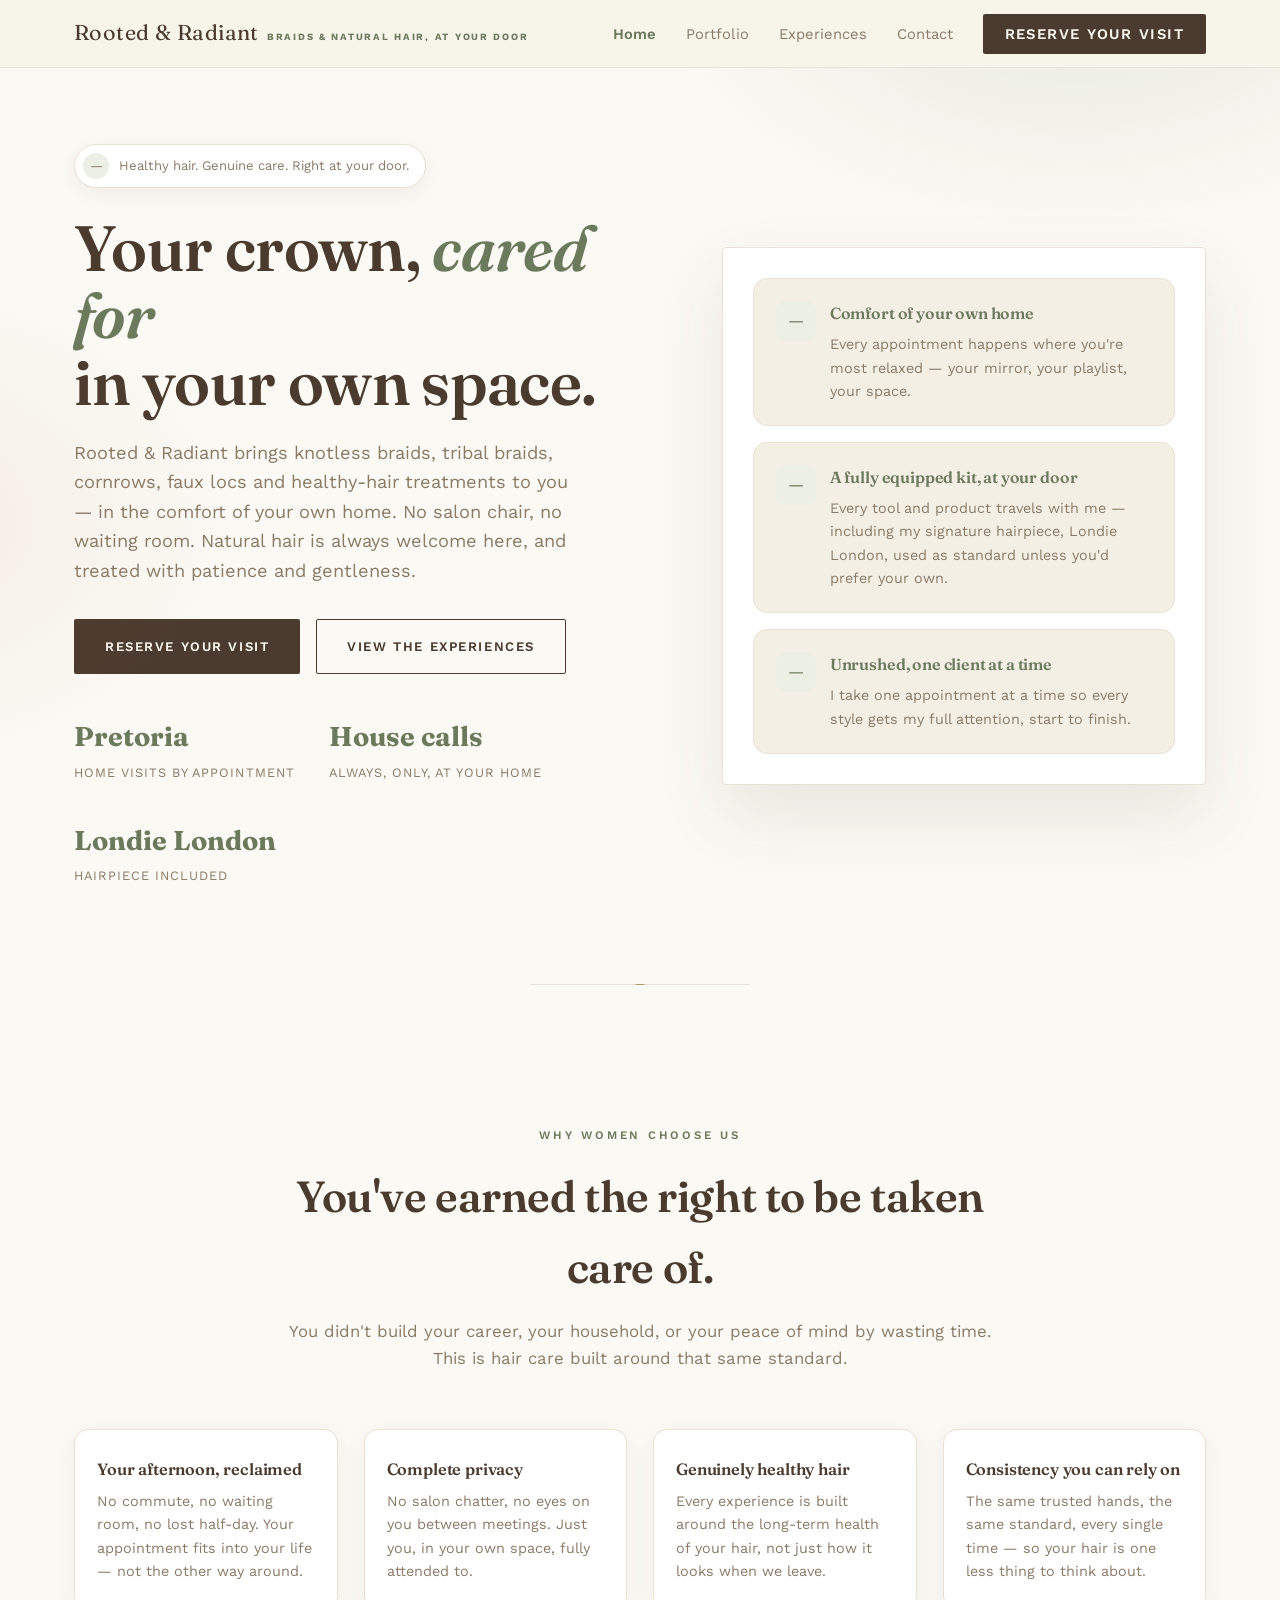
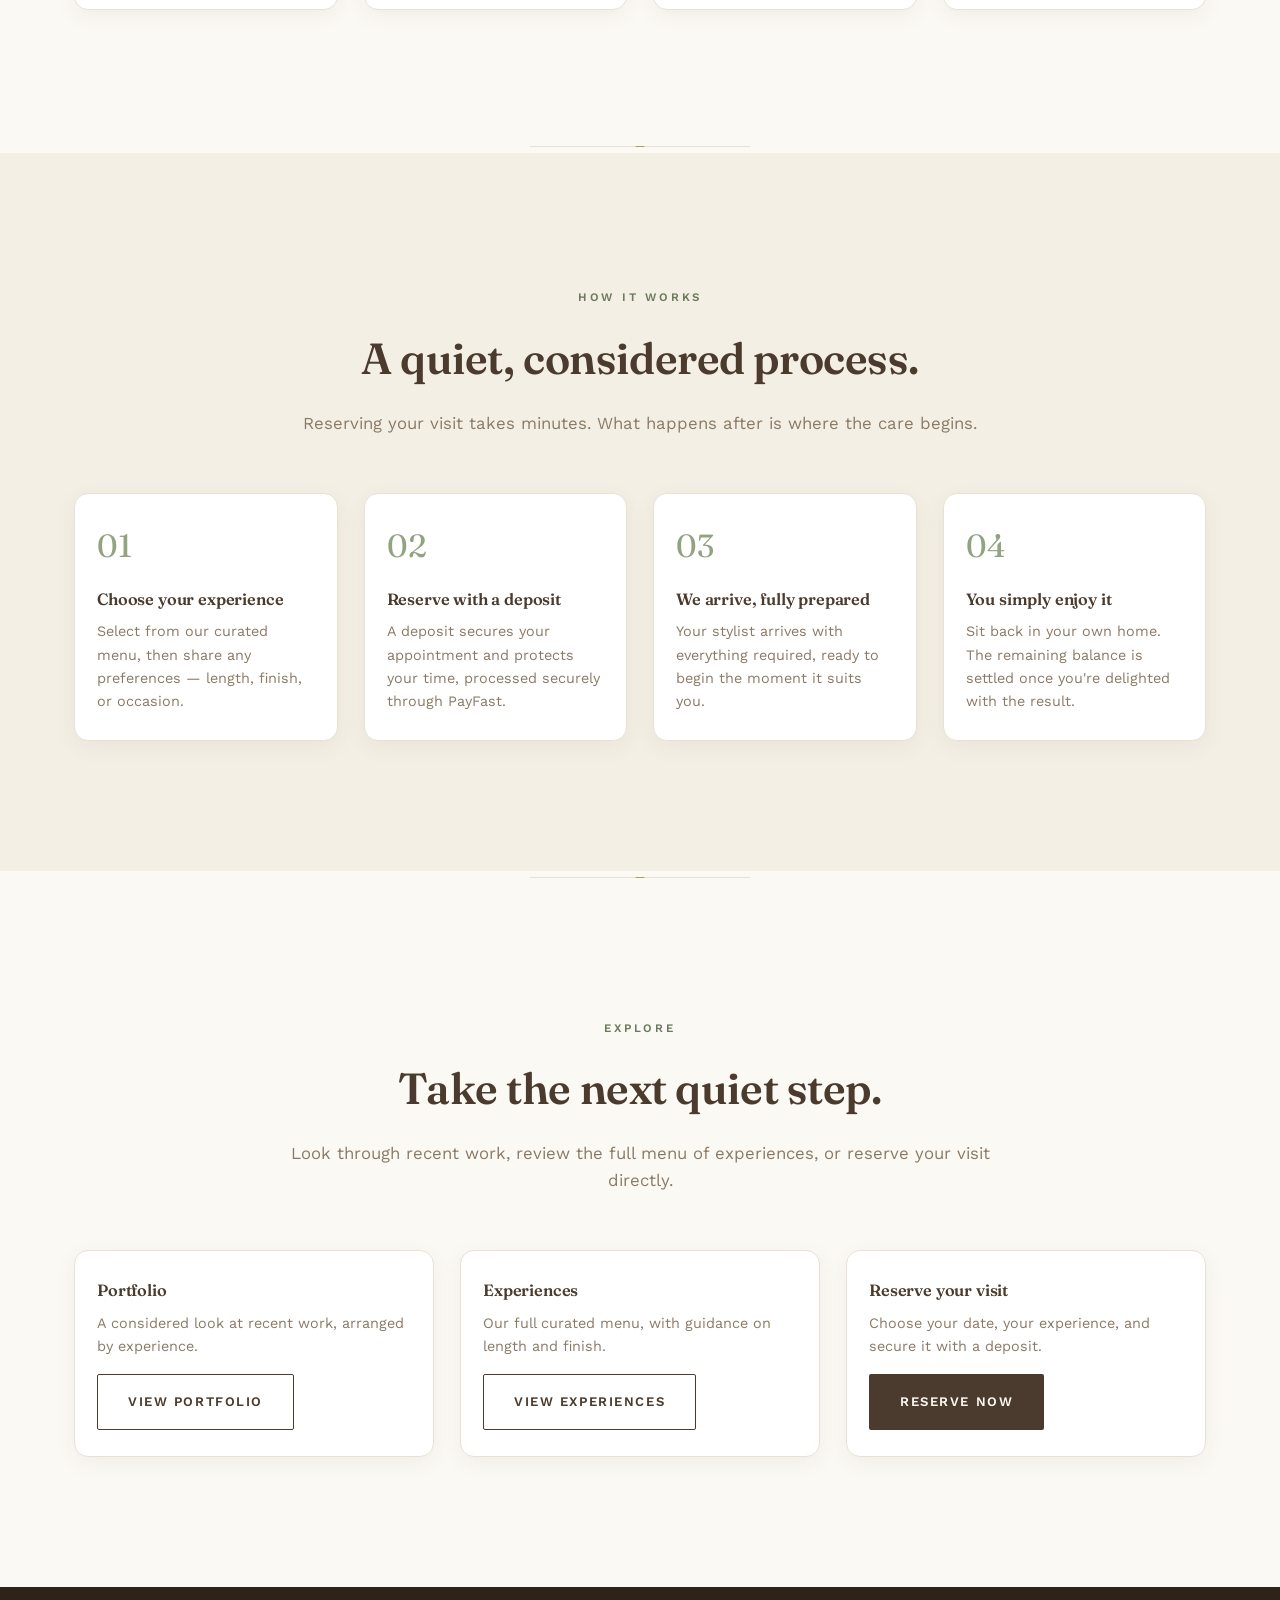
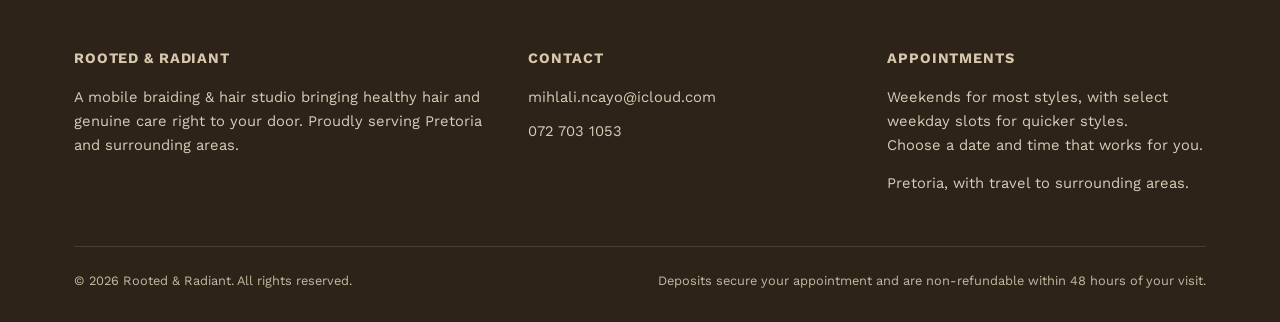
<file: index.html>
<!DOCTYPE html>
<html lang="en">
<head>
<meta charset="UTF-8">
<meta name="viewport" content="width=device-width, initial-scale=1.0">
<title>Rooted &amp; Radiant — Braids &amp; Natural Hair, At Your Door | Pretoria</title>
<meta name="description" content="A premium mobile hair studio for women who value their time as much as their hair. We bring the experience to your home — Pretoria and surrounds.">
<link rel="preconnect" href="https://fonts.googleapis.com">
<link href="https://fonts.googleapis.com/css2?family=Fraunces:ital,wght@0,400;0,500;0,600;1,500&family=Work+Sans:wght@300;400;500;600&display=swap" rel="stylesheet">
<link rel="stylesheet" href="styles.css">
</head>
<body>

<nav class="nav" id="nav">
  <div class="nav-inner">
    <a href="index.html" class="brand">Rooted &amp; Radiant <small>Braids &amp; Natural Hair, At Your Door</small></a>
    <ul class="nav-links" id="navLinks">
      <li><a href="index.html" class="current">Home</a></li>
      <li><a href="gallery.html">Portfolio</a></li>
      <li><a href="services.html">Experiences</a></li>
      <li><a href="contact.html">Contact</a></li>
      <li><a href="book.html" class="nav-cta">Reserve your visit</a></li>
    </ul>
    <button class="nav-toggle" id="navToggle" aria-label="Toggle menu">☰</button>
  </div>
</nav>

<header class="hero">
  <div class="container hero-grid">
    <div>
      <div class="hero-tag"><span class="dot">—</span> Healthy hair. Genuine care. Right at your door.</div>
      <h1>Your crown, <em>cared for</em><br>in your own space.</h1>
      <p class="lede">Rooted &amp; Radiant brings knotless braids, tribal braids, cornrows, faux locs and healthy-hair treatments to you — in the comfort of your own home. No salon chair, no waiting room. Natural hair is always welcome here, and treated with patience and gentleness.</p>
      <div class="hero-actions">
        <a href="book.html" class="btn btn-primary">Reserve your visit</a>
        <a href="services.html" class="btn btn-ghost">View the experiences</a>
      </div>
      <div class="hero-facts">
        <div class="fact"><strong>Pretoria</strong><span>Home visits by appointment</span></div>
        <div class="fact"><strong>House calls</strong><span>Always, only, at your home</span></div>
        <div class="fact"><strong>Londie&nbsp;London</strong><span>Hairpiece included</span></div>
      </div>
    </div>
    <div class="hero-visual">
      <div class="kit-card">
        <div class="kit-row">
          <div class="ic">—</div>
          <div><h4>Comfort of your own home</h4><p>Every appointment happens where you're most relaxed — your mirror, your playlist, your space.</p></div>
        </div>
      </div>
      <div class="kit-card">
        <div class="kit-row">
          <div class="ic">—</div>
          <div><h4>A fully equipped kit, at your door</h4><p>Every tool and product travels with me — including my signature hairpiece, Londie London, used as standard unless you'd prefer your own.</p></div>
        </div>
      </div>
      <div class="kit-card">
        <div class="kit-row">
          <div class="ic">—</div>
          <div><h4>Unrushed, one client at a time</h4><p>I take one appointment at a time so every style gets my full attention, start to finish.</p></div>
        </div>
      </div>
    </div>
  </div>
</header>

<div class="divider-wrap"><hr class="braid-divider"></div>

<section class="section">
  <div class="container">
    <div class="section-head center">
      <span class="eyebrow">Why women choose us</span>
      <h2>You've earned the right to be taken care of.</h2>
      <p>You didn't build your career, your household, or your peace of mind by wasting time. This is hair care built around that same standard.</p>
    </div>
    <div class="how-grid">
      <div class="how-step"><h4>Your afternoon, reclaimed</h4><p>No commute, no waiting room, no lost half-day. Your appointment fits into your life — not the other way around.</p></div>
      <div class="how-step"><h4>Complete privacy</h4><p>No salon chatter, no eyes on you between meetings. Just you, in your own space, fully attended to.</p></div>
      <div class="how-step"><h4>Genuinely healthy hair</h4><p>Every experience is built around the long-term health of your hair, not just how it looks when we leave.</p></div>
      <div class="how-step"><h4>Consistency you can rely on</h4><p>The same trusted hands, the same standard, every single time — so your hair is one less thing to think about.</p></div>
    </div>
  </div>
</section>

<div class="divider-wrap"><hr class="braid-divider"></div>

<section class="section section-alt">
  <div class="container">
    <div class="section-head center">
      <span class="eyebrow">How it works</span>
      <h2>A quiet, considered process.</h2>
      <p>Reserving your visit takes minutes. What happens after is where the care begins.</p>
    </div>
    <div class="how-grid">
      <div class="how-step"><span class="n">01</span><h4>Choose your experience</h4><p>Select from our curated menu, then share any preferences — length, finish, or occasion.</p></div>
      <div class="how-step"><span class="n">02</span><h4>Reserve with a deposit</h4><p>A deposit secures your appointment and protects your time, processed securely through PayFast.</p></div>
      <div class="how-step"><span class="n">03</span><h4>We arrive, fully prepared</h4><p>Your stylist arrives with everything required, ready to begin the moment it suits you.</p></div>
      <div class="how-step"><span class="n">04</span><h4>You simply enjoy it</h4><p>Sit back in your own home. The remaining balance is settled once you're delighted with the result.</p></div>
    </div>
  </div>
</section>

<div class="divider-wrap"><hr class="braid-divider"></div>

<section class="section">
  <div class="container">
    <div class="section-head center">
      <span class="eyebrow">Explore</span>
      <h2>Take the next quiet step.</h2>
      <p>Look through recent work, review the full menu of experiences, or reserve your visit directly.</p>
    </div>
    <div class="how-grid" style="grid-template-columns: repeat(3,1fr);">
      <div class="how-step"><h4>Portfolio</h4><p>A considered look at recent work, arranged by experience.</p><a href="gallery.html" class="btn btn-ghost" style="margin-top:16px;">View portfolio</a></div>
      <div class="how-step"><h4>Experiences</h4><p>Our full curated menu, with guidance on length and finish.</p><a href="services.html" class="btn btn-ghost" style="margin-top:16px;">View experiences</a></div>
      <div class="how-step"><h4>Reserve your visit</h4><p>Choose your date, your experience, and secure it with a deposit.</p><a href="book.html" class="btn btn-primary" style="margin-top:16px;">Reserve now</a></div>
    </div>
  </div>
</section>

<footer id="contact">
  <div class="container">
    <div class="footer-grid">
      <div>
        <h4>Rooted &amp; Radiant</h4>
        <p>A mobile braiding &amp; hair studio bringing healthy hair and genuine care right to your door. Proudly serving Pretoria and surrounding areas.</p>
      </div>
      <div>
        <h4>Contact</h4>
        <a href="mailto:mihlali.ncayo@icloud.com">mihlali.ncayo@icloud.com</a>
        <a href="tel:+27727031053">072 703 1053</a>
      </div>
      <div>
        <h4>Appointments</h4>
        <p>Weekends for most styles, with select weekday slots for quicker styles.<br>Choose a date and time that works for you.</p>
        <p>Pretoria, with travel to surrounding areas.</p>
      </div>
    </div>
    <div class="footer-bottom">
      <span>© 2026 Rooted &amp; Radiant. All rights reserved.</span>
      <span>Deposits secure your appointment and are non-refundable within 48 hours of your visit.</span>
    </div>
  </div>
</footer>

<script src="config.js"></script>
<script src="script.js"></script>
</body>
</html>
</file>
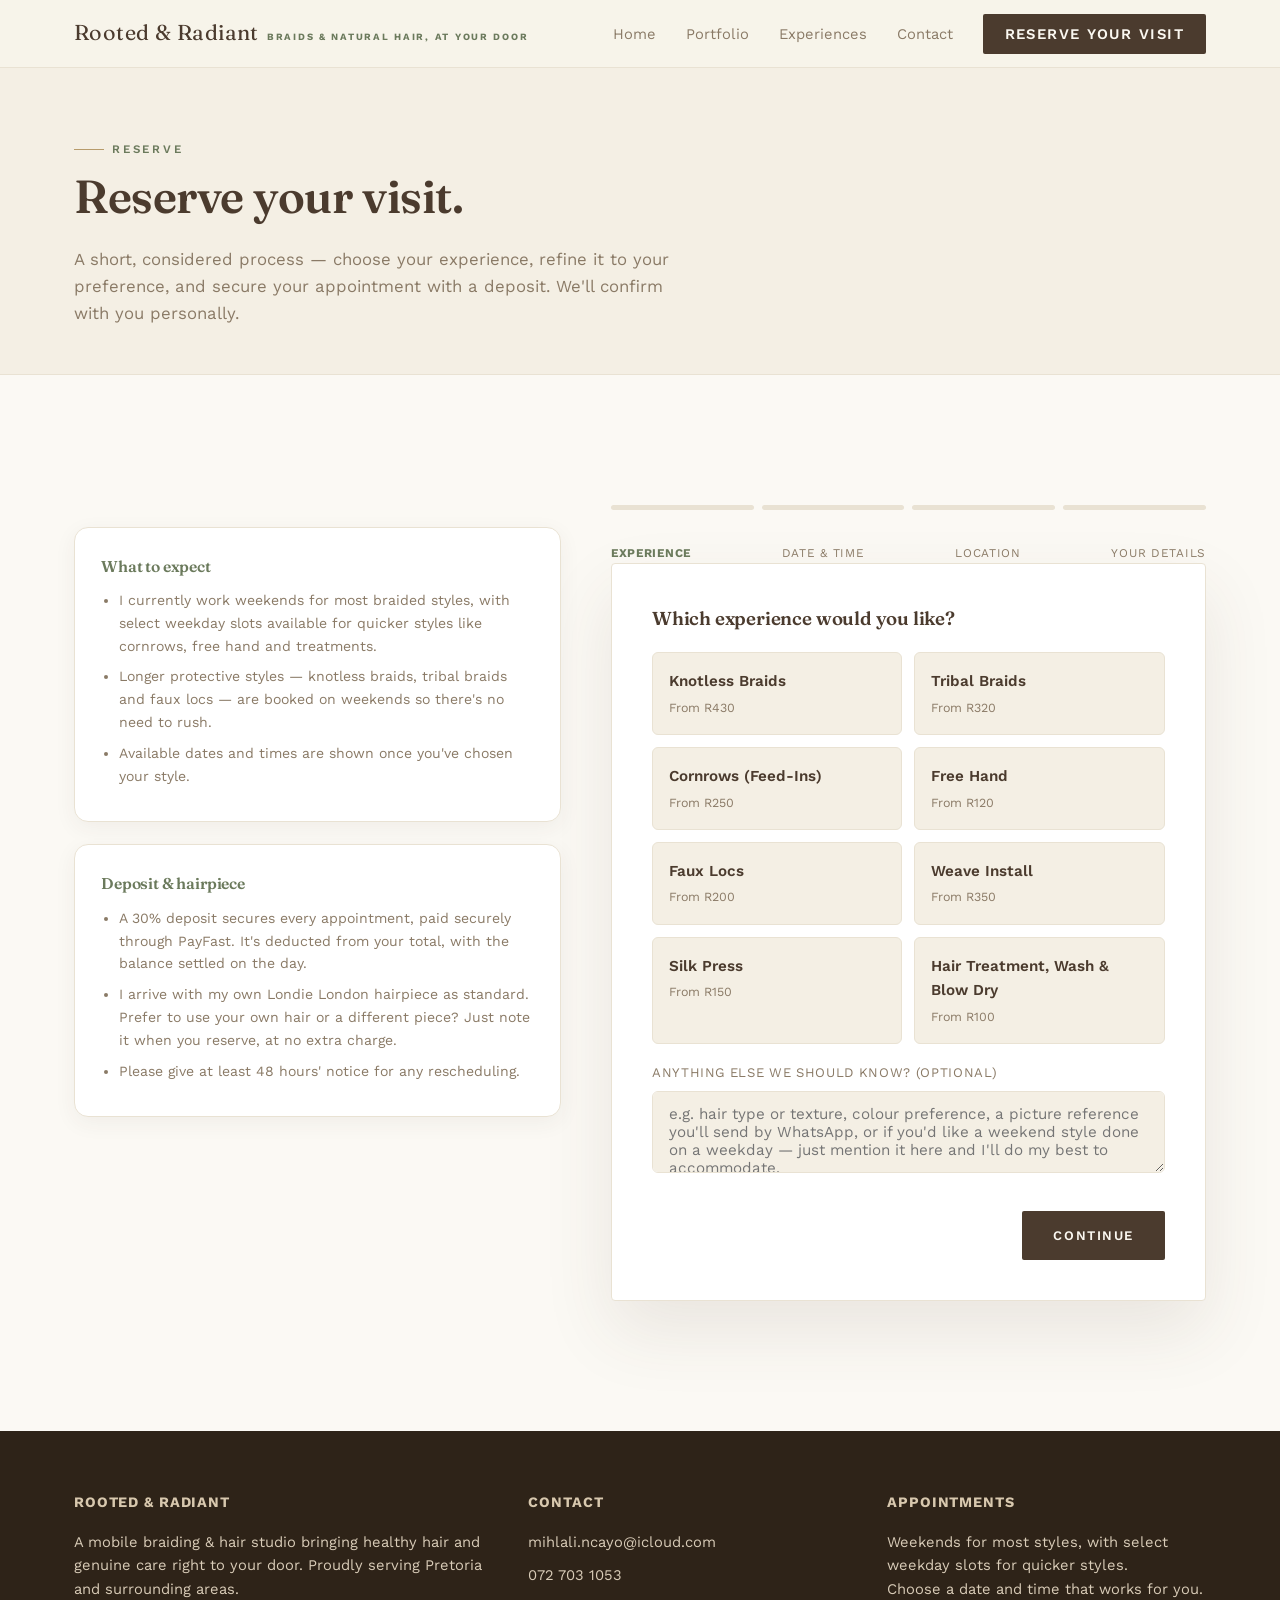
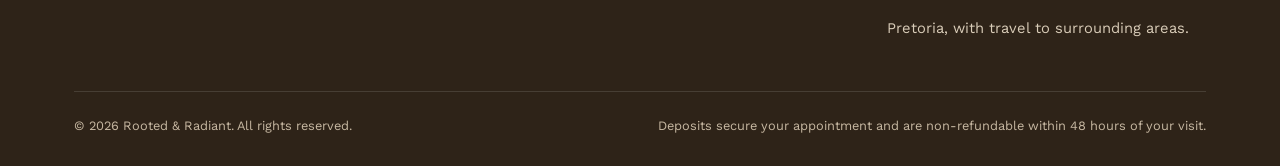
<file: book.html>
<!DOCTYPE html>
<html lang="en">
<head>
<meta charset="UTF-8">
<meta name="viewport" content="width=device-width, initial-scale=1.0">
<title>Reserve Your Visit — Rooted &amp; Radiant</title>
<meta name="description" content="Reserve your private in-home hair experience with Rooted & Radiant. Choose your experience, your date, and secure it with a deposit.">
<link rel="preconnect" href="https://fonts.googleapis.com">
<link href="https://fonts.googleapis.com/css2?family=Fraunces:ital,wght@0,400;0,500;0,600;1,500&family=Work+Sans:wght@300;400;500;600&display=swap" rel="stylesheet">
<link rel="stylesheet" href="styles.css">
</head>
<body>

<nav class="nav" id="nav">
  <div class="nav-inner">
    <a href="index.html" class="brand">Rooted &amp; Radiant <small>Braids &amp; Natural Hair, At Your Door</small></a>
    <ul class="nav-links" id="navLinks">
      <li><a href="index.html">Home</a></li>
      <li><a href="gallery.html">Portfolio</a></li>
      <li><a href="services.html">Experiences</a></li>
      <li><a href="contact.html">Contact</a></li>
      <li><a href="book.html" class="nav-cta current">Reserve your visit</a></li>
    </ul>
    <button class="nav-toggle" id="navToggle" aria-label="Toggle menu">☰</button>
  </div>
</nav>

<header class="page-hero">
  <div class="container">
    <span class="eyebrow">Reserve</span>
    <h1>Reserve your visit.</h1>
    <p>A short, considered process — choose your experience, refine it to your preference, and secure your appointment with a deposit. We'll confirm with you personally.</p>
  </div>
</header>

<section class="section">
  <div class="container">
    <div class="book-wrap">
      <div class="book-side">
        <div class="policy-card">
          <h4>What to expect</h4>
          <ul>
            <li>I currently work weekends for most braided styles, with select weekday slots available for quicker styles like cornrows, free hand and treatments.</li>
            <li>Longer protective styles — knotless braids, tribal braids and faux locs — are booked on weekends so there's no need to rush.</li>
            <li>Available dates and times are shown once you've chosen your style.</li>
          </ul>
        </div>
        <div class="policy-card">
          <h4>Deposit &amp; hairpiece</h4>
          <ul>
            <li>A 30% deposit secures every appointment, paid securely through PayFast. It's deducted from your total, with the balance settled on the day.</li>
            <li>I arrive with my own Londie&nbsp;London hairpiece as standard. Prefer to use your own hair or a different piece? Just note it when you reserve, at no extra charge.</li>
            <li>Please give at least 48 hours' notice for any rescheduling.</li>
          </ul>
        </div>
      </div>

      <div>
        <div class="steps-track">
          <div class="seg"><i id="segFill1"></i></div>
          <div class="seg"><i id="segFill2"></i></div>
          <div class="seg"><i id="segFill3"></i></div>
          <div class="seg"><i id="segFill4"></i></div>
        </div>
        <div class="step-labels">
          <span id="lbl1" class="active">Experience</span>
          <span id="lbl2">Date &amp; time</span>
          <span id="lbl3">Location</span>
          <span id="lbl4">Your details</span>
        </div>

        <form class="booking-card" id="bookingForm" novalidate>

          <!-- STEP 1 : EXPERIENCE + CUSTOMISE -->
          <div class="step-panel active" data-step="1">
            <h3 style="margin-bottom:18px;">Which experience would you like?</h3>
            <div class="style-grid" id="styleGrid"></div>

            <div class="customize-panel" id="customizePanel" style="display:none;">
              <h4 id="customizeTitle">Refine your experience</h4>
              <p class="sub">Adjust to your preference — the total updates as you choose.</p>
              <div id="sizeOptionsWrap" style="display:none;">
                <label class="field-label" id="sizeOptionsLabel">Fullness</label>
                <div class="option-row" id="sizeOptionsRow"></div>
              </div>
              <div id="lengthOptionsWrap" style="display:none;">
                <label class="field-label" id="lengthOptionsLabel">Length</label>
                <div class="option-row" id="lengthOptionsRow"></div>
              </div>
              <div id="addonOptionsWrap" style="display:none;">
                <label class="field-label">Add-ons</label>
                <div class="option-row" id="addonOptionsRow"></div>
              </div>
              <div class="price-live">
                <div>
                  <span class="lbl">Your total</span><br>
                  <span class="val" id="livePrice">—</span>
                </div>
                <div class="dep-val" id="liveDeposit">—</div>
              </div>
            </div>

            <label class="field-label">Anything else we should know? (optional)</label>
            <textarea id="styleNotes" rows="3" placeholder="e.g. hair type or texture, colour preference, a picture reference you'll send by WhatsApp, or if you'd like a weekend style done on a weekday — just mention it here and I'll do my best to accommodate."></textarea>
            <div class="step-nav">
              <span></span>
              <button type="button" class="btn btn-primary" id="toStep2">Continue</button>
            </div>
          </div>

          <!-- STEP 2 : DATE & TIME -->
          <div class="step-panel" data-step="2">
            <h3 style="margin-bottom:18px;">Choose a date &amp; time</h3>
            <label class="field-label">Date</label>
            <input type="date" id="bookingDate">
            <div class="day-note" id="dayNote">Choose your experience first to see available days.</div>

            <label class="field-label">Time</label>
            <div class="time-grid" id="timeGrid"></div>

            <div class="step-nav">
              <button type="button" class="btn btn-ghost" data-back="1">Back</button>
              <button type="button" class="btn btn-primary" id="toStep3">Continue</button>
            </div>
          </div>

          <!-- STEP 3 : LOCATION -->
          <div class="step-panel" data-step="3">
            <h3 style="margin-bottom:18px;">Where should we come to?</h3>
            <label class="field-label">Address</label>
            <input type="text" id="locationInput" placeholder="Start typing your address…" autocomplete="off">
            <div class="map-box" id="mapBox">Start typing your address above — it will pin on the map here.</div>

            <label class="field-label">Hairpiece</label>
            <div class="radio-row">
              <label class="radio-pill selected" id="hpLondiePill">
                <input type="radio" name="hairpiece" value="Londie London (standard)" checked> Londie London hairpiece (included)
              </label>
              <label class="radio-pill" id="hpOwnPill">
                <input type="radio" name="hairpiece" value="Client's own hair/hairpiece"> I'll provide my own hair
              </label>
            </div>
            <div class="day-note" id="hairpieceNote" style="display:none;"></div>

            <div class="step-nav">
              <button type="button" class="btn btn-ghost" data-back="2">Back</button>
              <button type="button" class="btn btn-primary" id="toStep4">Continue</button>
            </div>
          </div>

          <!-- STEP 4 : DETAILS + PAY -->
          <div class="step-panel" data-step="4">
            <h3 style="margin-bottom:18px;">Your details</h3>
            <div class="two-col">
              <div>
                <label class="field-label">Full name</label>
                <input type="text" id="clientName" placeholder="Your name" required>
              </div>
              <div>
                <label class="field-label">Cell number</label>
                <input type="tel" id="clientPhone" placeholder="0XX XXX XXXX" required>
              </div>
            </div>
            <label class="field-label">Email address</label>
            <input type="email" id="clientEmail" placeholder="you@email.com" required>

            <div class="summary-box" id="summaryBox"></div>

            <div class="form-msg" id="formMsg"></div>

            <div class="step-nav">
              <button type="button" class="btn btn-ghost" data-back="3">Back</button>
              <button type="submit" class="btn btn-primary" id="payBtn">Secure with deposit</button>
            </div>
          </div>

        </form>
      </div>
    </div>
  </div>
</section>

<!-- Hidden form auto-submitted to PayFast on checkout -->
<form id="payfastForm" action="https://sandbox.payfast.co.za/eng/process" method="post" style="display:none;"></form>

<footer id="contact">
  <div class="container">
    <div class="footer-grid">
      <div>
        <h4>Rooted &amp; Radiant</h4>
        <p>A mobile braiding &amp; hair studio bringing healthy hair and genuine care right to your door. Proudly serving Pretoria and surrounding areas.</p>
      </div>
      <div>
        <h4>Contact</h4>
        <a href="mailto:mihlali.ncayo@icloud.com">mihlali.ncayo@icloud.com</a>
        <a href="tel:+27727031053">072 703 1053</a>
      </div>
      <div>
        <h4>Appointments</h4>
        <p>Weekends for most styles, with select weekday slots for quicker styles.<br>Choose a date and time that works for you.</p>
        <p>Pretoria, with travel to surrounding areas.</p>
      </div>
    </div>
    <div class="footer-bottom">
      <span>© 2026 Rooted &amp; Radiant. All rights reserved.</span>
      <span>Deposits secure your appointment and are non-refundable within 48 hours of your visit.</span>
    </div>
  </div>
</footer>

<script src="config.js"></script>
<script src="script.js"></script>
</body>
</html>
</file>
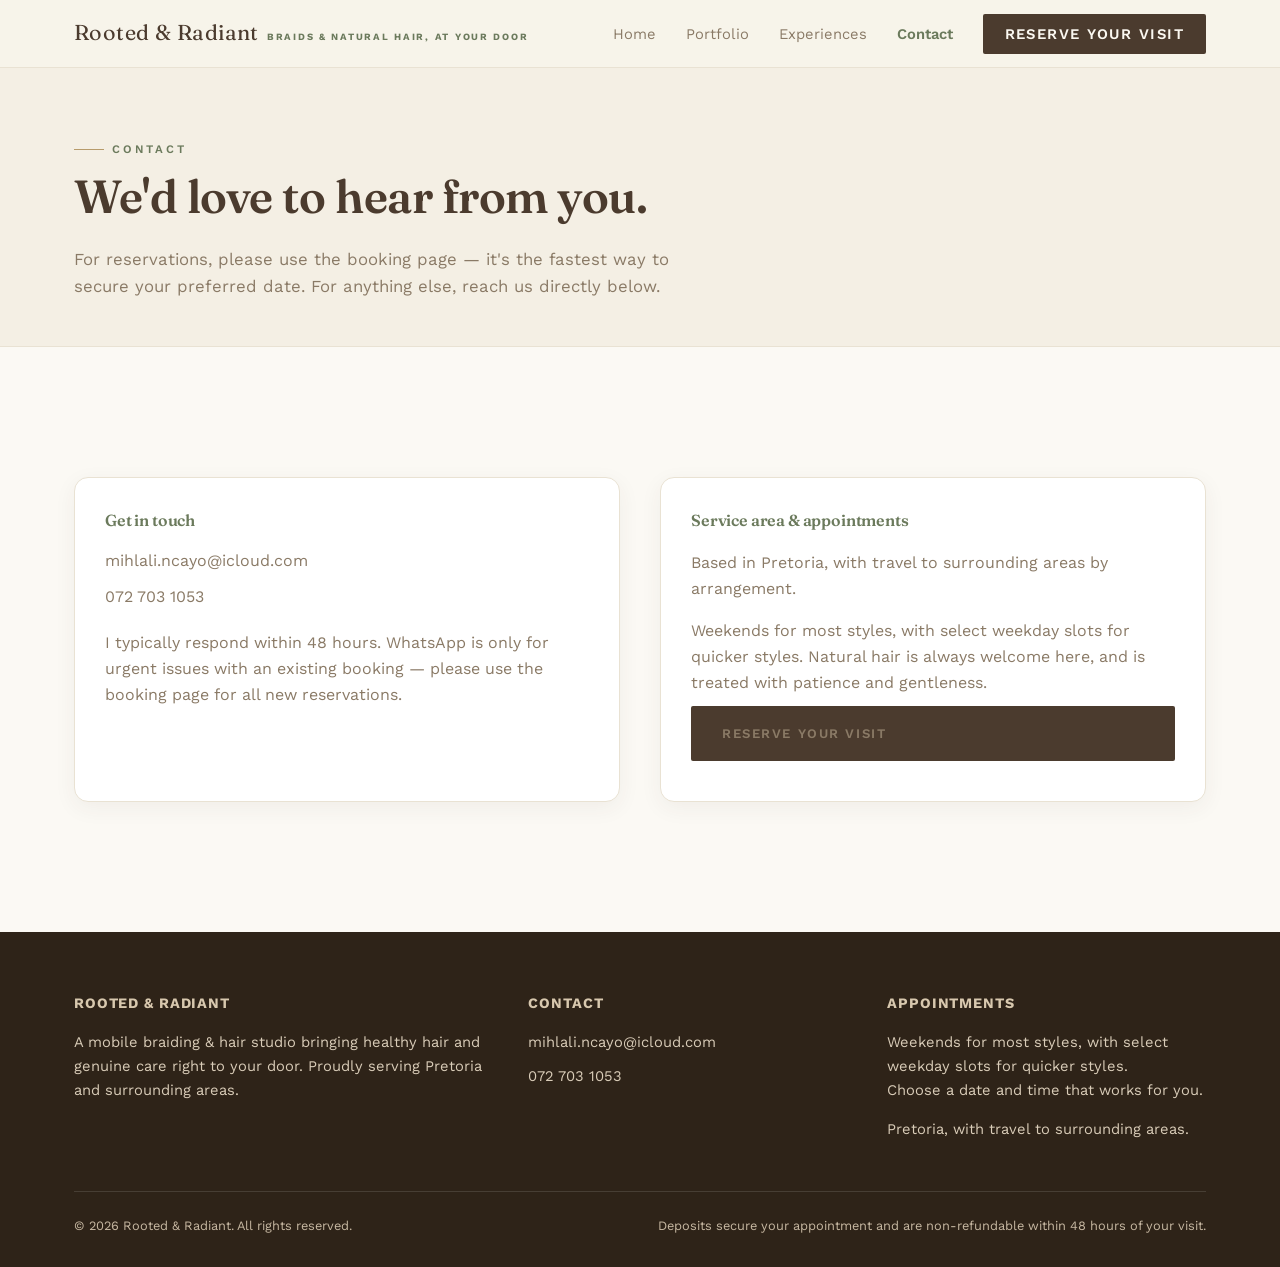
<file: contact.html>
<!DOCTYPE html>
<html lang="en">
<head>
<meta charset="UTF-8">
<meta name="viewport" content="width=device-width, initial-scale=1.0">
<title>Contact — Rooted &amp; Radiant</title>
<meta name="description" content="Get in touch with Rooted & Radiant, a private mobile hair studio serving Pretoria and surrounds.">
<link rel="preconnect" href="https://fonts.googleapis.com">
<link href="https://fonts.googleapis.com/css2?family=Fraunces:ital,wght@0,400;0,500;0,600;1,500&family=Work+Sans:wght@300;400;500;600&display=swap" rel="stylesheet">
<link rel="stylesheet" href="styles.css">
</head>
<body>

<nav class="nav" id="nav">
  <div class="nav-inner">
    <a href="index.html" class="brand">Rooted &amp; Radiant <small>Braids &amp; Natural Hair, At Your Door</small></a>
    <ul class="nav-links" id="navLinks">
      <li><a href="index.html">Home</a></li>
      <li><a href="gallery.html">Portfolio</a></li>
      <li><a href="services.html">Experiences</a></li>
      <li><a href="contact.html" class="current">Contact</a></li>
      <li><a href="book.html" class="nav-cta">Reserve your visit</a></li>
    </ul>
    <button class="nav-toggle" id="navToggle" aria-label="Toggle menu">☰</button>
  </div>
</nav>

<header class="page-hero">
  <div class="container">
    <span class="eyebrow">Contact</span>
    <h1>We'd love to hear from you.</h1>
    <p>For reservations, please use the booking page — it's the fastest way to secure your preferred date. For anything else, reach us directly below.</p>
  </div>
</header>

<section class="section">
  <div class="container">
    <div class="contact-grid">
      <div class="contact-card">
        <h4>Get in touch</h4>
        <a href="#" id="emailTrigger">mihlali.ncayo@icloud.com</a>
        <a href="tel:+27727031053">072 703 1053</a>
        <p style="margin-top: 20px;">I typically respond within 48 hours. WhatsApp is only for urgent issues with an existing booking — please use the booking page for all new reservations.</p>
      </div>
      <div class="contact-card">
        <h4>Service area &amp; appointments</h4>
        <p>Based in Pretoria, with travel to surrounding areas by arrangement.</p>
        <p>Weekends for most styles, with select weekday slots for quicker styles. Natural hair is always welcome here, and is treated with patience and gentleness.</p>
        <a href="book.html" class="btn btn-primary" style="margin-top:10px;">Reserve your visit</a>
      </div>
    </div>

    <div id="consultForm" style="display:none; max-width:640px; margin:50px auto 0;">
      <div class="booking-card">
        <h3 style="margin-bottom:8px;">Send a message</h3>
        <p style="color:var(--brown-soft); font-size:.92rem; margin:0 0 20px;">For a consultation question, an issue, or anything not covered by booking — fill this in and I'll get back to you within 48 hours.</p>
        <form id="consultFormEl">
          <div class="two-col">
            <div>
              <label class="field-label">First name</label>
              <input type="text" id="cName" required>
            </div>
            <div>
              <label class="field-label">Surname</label>
              <input type="text" id="cSurname" required>
            </div>
          </div>
          <label class="field-label">Email address</label>
          <input type="email" id="cEmail" required>
          <label class="field-label">What's this about?</label>
          <select id="cQueryType">
            <option>General question</option>
            <option>Hair consultation / advice</option>
            <option>A style not on the menu</option>
            <option>Issue with an existing booking</option>
            <option>Media / collaboration enquiry</option>
            <option>Other</option>
          </select>
          <label class="field-label">Tell me more (optional)</label>
          <textarea id="cMessage" rows="4" placeholder="Anything that helps me understand your query"></textarea>
          <div class="form-msg" id="consultMsg"></div>
          <div class="step-nav">
            <button type="button" class="btn btn-ghost" id="cCancel">Cancel</button>
            <button type="submit" class="btn btn-primary">Send message</button>
          </div>
        </form>
      </div>
    </div>
  </div>
</section>

<footer id="contact">
  <div class="container">
    <div class="footer-grid">
      <div>
        <h4>Rooted &amp; Radiant</h4>
        <p>A mobile braiding &amp; hair studio bringing healthy hair and genuine care right to your door. Proudly serving Pretoria and surrounding areas.</p>
      </div>
      <div>
        <h4>Contact</h4>
        <a href="mailto:mihlali.ncayo@icloud.com">mihlali.ncayo@icloud.com</a>
        <a href="tel:+27727031053">072 703 1053</a>
      </div>
      <div>
        <h4>Appointments</h4>
        <p>Weekends for most styles, with select weekday slots for quicker styles.<br>Choose a date and time that works for you.</p>
        <p>Pretoria, with travel to surrounding areas.</p>
      </div>
    </div>
    <div class="footer-bottom">
      <span>© 2026 Rooted &amp; Radiant. All rights reserved.</span>
      <span>Deposits secure your appointment and are non-refundable within 48 hours of your visit.</span>
    </div>
  </div>
</footer>

<script src="config.js"></script>
<script src="script.js"></script>
</body>
</html>
</file>
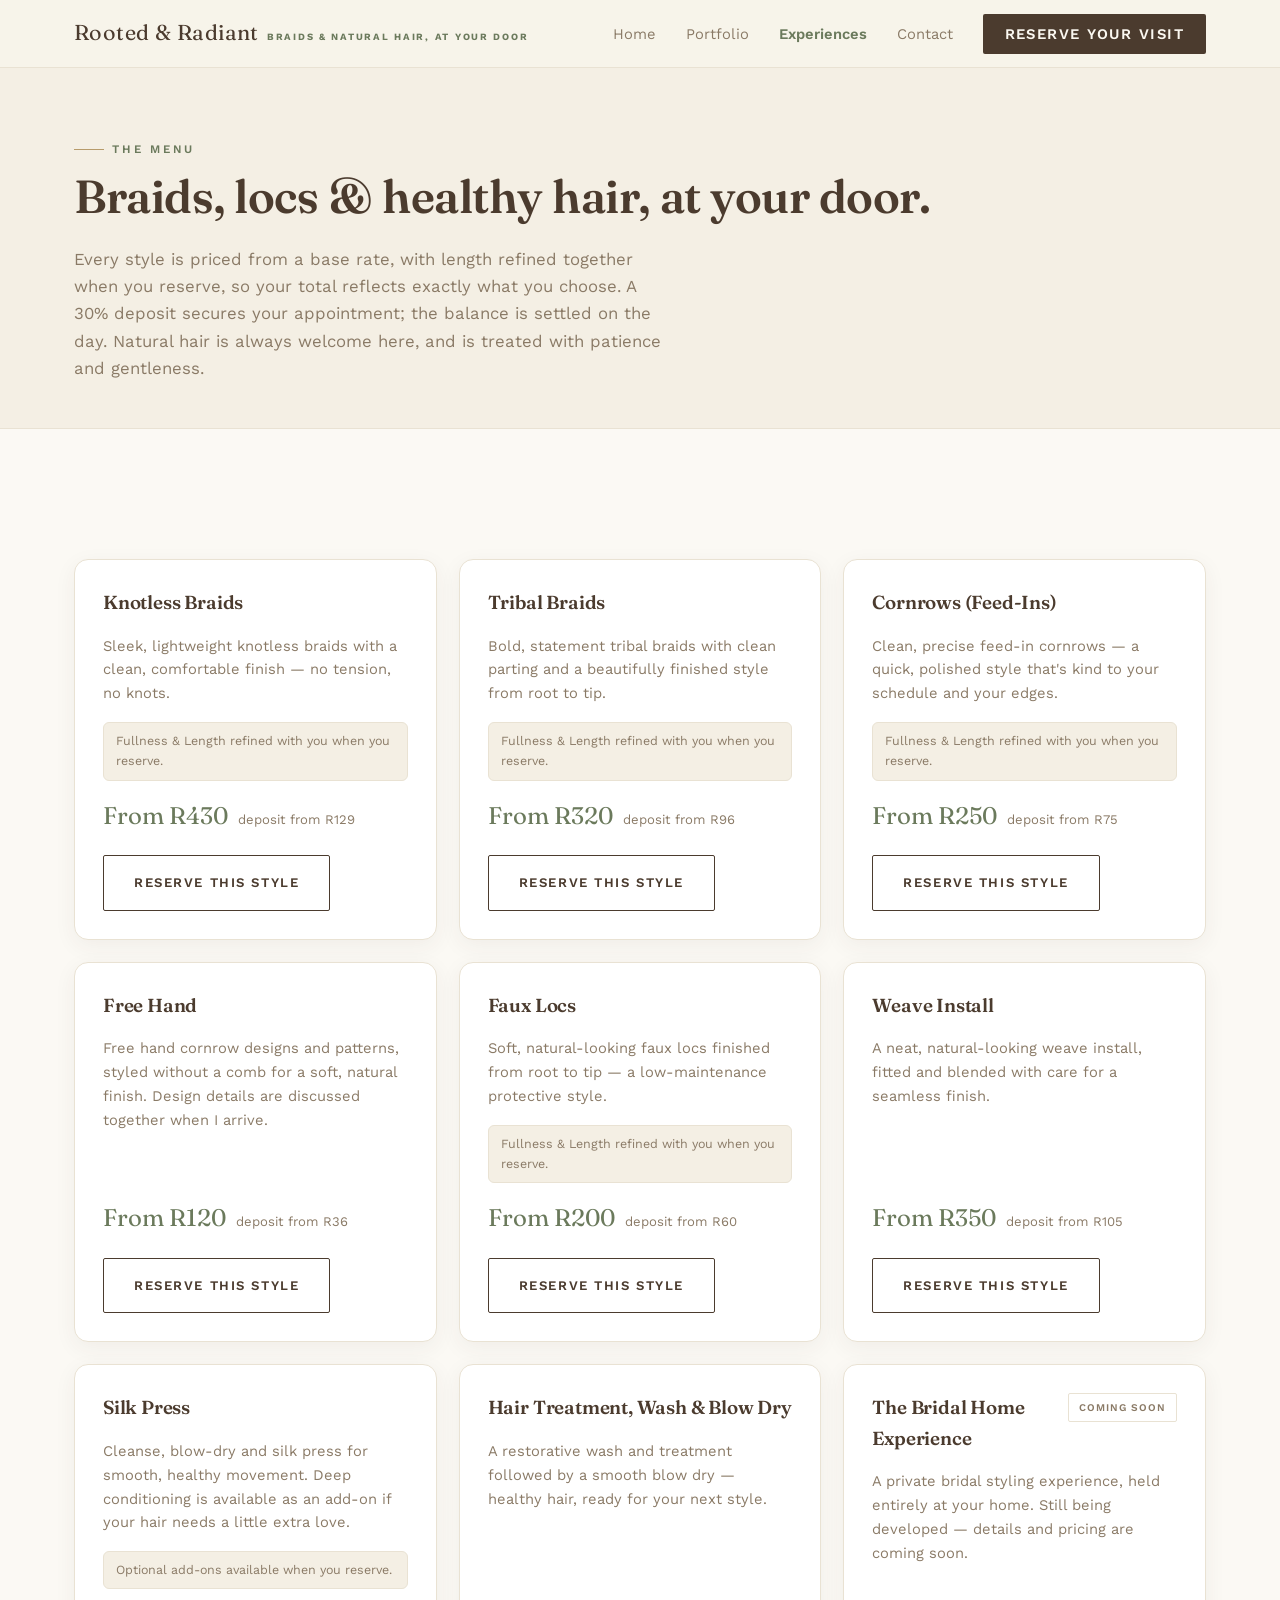
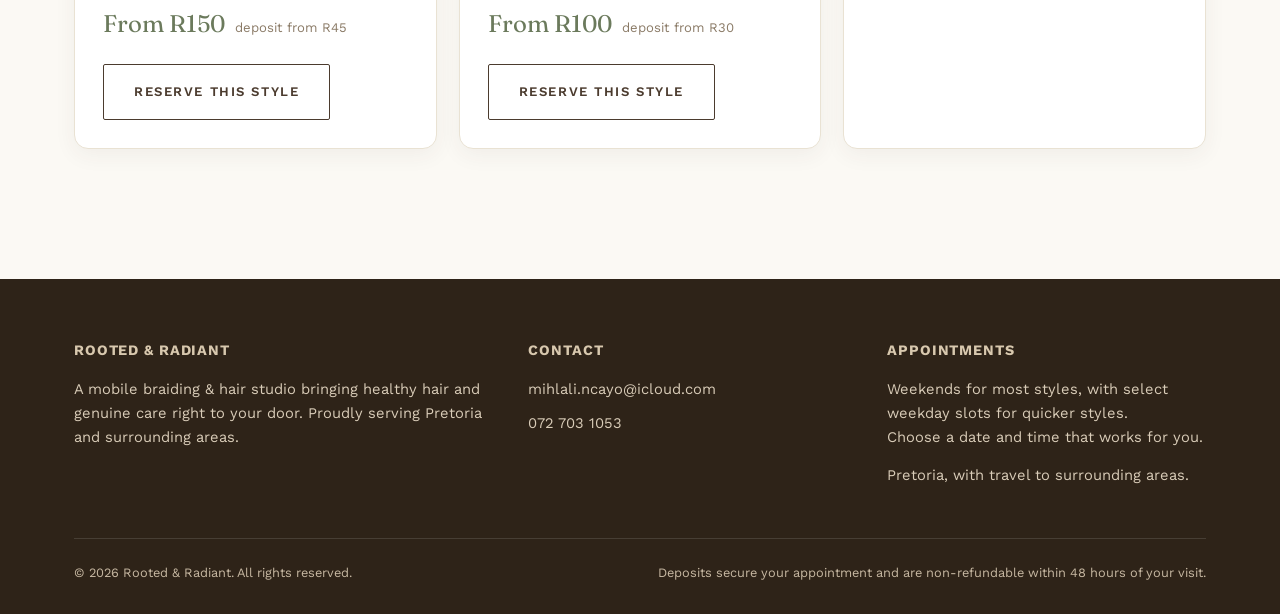
<file: services.html>
<!DOCTYPE html>
<html lang="en">
<head>
<meta charset="UTF-8">
<meta name="viewport" content="width=device-width, initial-scale=1.0">
<title>Experiences — Rooted &amp; Radiant</title>
<meta name="description" content="Knotless braids, tribal braids, cornrows, faux locs and hair treatments, brought to your home in Pretoria. A 30% deposit secures every appointment.">
<link rel="preconnect" href="https://fonts.googleapis.com">
<link href="https://fonts.googleapis.com/css2?family=Fraunces:ital,wght@0,400;0,500;0,600;1,500&family=Work+Sans:wght@300;400;500;600&display=swap" rel="stylesheet">
<link rel="stylesheet" href="styles.css">
</head>
<body>

<nav class="nav" id="nav">
  <div class="nav-inner">
    <a href="index.html" class="brand">Rooted &amp; Radiant <small>Braids &amp; Natural Hair, At Your Door</small></a>
    <ul class="nav-links" id="navLinks">
      <li><a href="index.html">Home</a></li>
      <li><a href="gallery.html">Portfolio</a></li>
      <li><a href="services.html" class="current">Experiences</a></li>
      <li><a href="contact.html">Contact</a></li>
      <li><a href="book.html" class="nav-cta">Reserve your visit</a></li>
    </ul>
    <button class="nav-toggle" id="navToggle" aria-label="Toggle menu">☰</button>
  </div>
</nav>

<header class="page-hero">
  <div class="container">
    <span class="eyebrow">The Menu</span>
    <h1>Braids, locs &amp; healthy hair, at your door.</h1>
    <p>Every style is priced from a base rate, with length refined together when you reserve, so your total reflects exactly what you choose. A 30% deposit secures your appointment; the balance is settled on the day. Natural hair is always welcome here, and is treated with patience and gentleness.</p>
  </div>
</header>

<section class="section">
  <div class="container">
    <div class="services-grid" id="servicesGrid">
      <!-- populated by JS from SERVICES config -->
    </div>
  </div>
</section>

<footer id="contact">
  <div class="container">
    <div class="footer-grid">
      <div>
        <h4>Rooted &amp; Radiant</h4>
        <p>A mobile braiding &amp; hair studio bringing healthy hair and genuine care right to your door. Proudly serving Pretoria and surrounding areas.</p>
      </div>
      <div>
        <h4>Contact</h4>
        <a href="mailto:mihlali.ncayo@icloud.com">mihlali.ncayo@icloud.com</a>
        <a href="tel:+27727031053">072 703 1053</a>
      </div>
      <div>
        <h4>Appointments</h4>
        <p>Weekends for most styles, with select weekday slots for quicker styles.<br>Choose a date and time that works for you.</p>
        <p>Pretoria, with travel to surrounding areas.</p>
      </div>
    </div>
    <div class="footer-bottom">
      <span>© 2026 Rooted &amp; Radiant. All rights reserved.</span>
      <span>Deposits secure your appointment and are non-refundable within 48 hours of your visit.</span>
    </div>
  </div>
</footer>

<script src="config.js"></script>
<script src="script.js"></script>
</body>
</html>
</file>
<file: styles.css>
/* ============================================================
   CROWNED — Design tokens: Brown & Sage
   ============================================================ */
:root {
  --bg:         #FBF9F4;   /* near-white warm cream */
  --panel:      #FFFFFF;   /* card background */
  --panel-alt:  #F4EFE4;   /* warm beige section background */
  --line:       #E9E2D3;   /* soft hairline */

  --brown:      #4B3B2E;   /* soft brown — headings */
  --brown-soft: #8A7A66;   /* warm taupe — body copy */
  --brown-deep: #2E2318;   /* deepest brown, reserved for footer */

  --sage:       #93A382;   /* primary sage accent */
  --sage-deep:  #6B7A5C;   /* deep sage — buttons / links */
  --sage-pale:  #ECEFE4;   /* pale sage wash */
  --sage-line:  #D4DCC7;

  --gold:       #B79B6B;   /* whisper-gold, used only for fine rules/marks */
  --clay:       #A98066;   /* muted, used only for gentle notices */
  --ok:         #6B7A5C;

  --cream-text: #FBF8F1;

  --radius-s: 6px;
  --radius-m: 14px;
  --radius-l: 4px;
  --shadow-1: 0 6px 22px rgba(75,59,46,.06);
  --shadow-2: 0 30px 70px rgba(75,59,46,.10);

  --font-display: 'Fraunces', 'Iowan Old Style', serif;
  --font-body:    'Work Sans', 'Segoe UI', sans-serif;
}

* { box-sizing: border-box; }
html { scroll-behavior: smooth; }
@media (prefers-reduced-motion: reduce) {
  html { scroll-behavior: auto; }
  * { animation-duration: .001ms !important; animation-iteration-count: 1 !important; transition-duration: .001ms !important; }
}

body {
  margin: 0;
  background: var(--bg);
  color: var(--brown-soft);
  font-family: var(--font-body);
  line-height: 1.62;
  -webkit-font-smoothing: antialiased;
  overflow-x: hidden;
}

img { max-width: 100%; display: block; }
a { color: inherit; }
button { font-family: inherit; }

h1, h2, h3, h4 {
  font-family: var(--font-display);
  font-weight: 600;
  margin: 0;
  color: var(--brown);
  letter-spacing: -0.01em;
}

.eyebrow {
  display: inline-flex;
  align-items: center;
  gap: .7em;
  font-size: .72rem;
  text-transform: uppercase;
  letter-spacing: .24em;
  color: var(--sage-deep);
  font-weight: 600;
}
.eyebrow::before {
  content: "";
  width: 30px; height: 1px;
  background: var(--gold);
  display: inline-block;
}

.container { max-width: 1180px; margin: 0 auto; padding: 0 24px; }
section { position: relative; }

:focus-visible { outline: 2px solid var(--sage-deep); outline-offset: 3px; }

/* ---------- Quiet ornamental divider (signature element) ---------- */
.braid-divider {
  width: 100%;
  max-width: 220px;
  height: 1px;
  margin: 0 auto;
  border: none;
  background: var(--line);
  position: relative;
}
.braid-divider::after {
  content: "";
  position: absolute;
  left: 50%; top: 50%;
  width: 7px; height: 7px;
  transform: translate(-50%, -50%) rotate(45deg);
  background: var(--gold);
}
.divider-wrap { display: flex; justify-content: center; padding: 6px 0; }

/* ---------- Nav ---------- */
.nav {
  position: sticky; top: 0; z-index: 100;
  background: rgba(247,243,233,.9);
  backdrop-filter: blur(10px);
  border-bottom: 1px solid var(--line);
}
.nav-inner { max-width: 1180px; margin: 0 auto; padding: 16px 24px; display: flex; align-items: center; justify-content: space-between; }
.brand { font-family: var(--font-display); font-size: 1.35rem; letter-spacing: .02em; color: var(--brown); text-decoration: none; display: flex; align-items: baseline; gap: 8px; }
.brand small { font-family: var(--font-body); font-size: .6rem; letter-spacing: .18em; text-transform: uppercase; color: var(--sage-deep); font-weight: 700; }
.nav-links { display: flex; align-items: center; gap: 30px; list-style: none; margin: 0; padding: 0; }
.nav-links a { text-decoration: none; font-size: .92rem; color: var(--brown-soft); transition: color .2s ease; }
.nav-links a:hover, .nav-links a.current { color: var(--sage-deep); font-weight: 600; }
.nav-cta { background: var(--brown); color: var(--cream-text) !important; padding: 11px 22px; border-radius: 2px; font-weight: 600; font-size: .74rem; text-transform: uppercase; letter-spacing: .1em; text-decoration: none !important; transition: background .2s ease; }
.nav-cta:hover { background: var(--sage-deep); }
.nav-toggle { display: none; background: none; border: 1px solid var(--line); border-radius: 8px; color: var(--brown); width: 42px; height: 38px; cursor: pointer; }

@media (max-width: 860px) {
  .nav-links { position: fixed; top: 68px; left: 0; right: 0; background: var(--panel);
    flex-direction: column; align-items: stretch; gap: 0; padding: 8px 24px 20px; border-bottom: 1px solid var(--line);
    transform: translateY(-130%); transition: transform .3s ease; z-index: 99; }
  .nav-links.open { transform: translateY(0); }
  .nav-links a { padding: 14px 0; border-bottom: 1px solid var(--line); }
  .nav-cta { display: inline-block; text-align: center; margin-top: 10px; }
  .nav-toggle { display: block; }
}

/* ---------- Page hero (used at top of every page) ---------- */
.page-hero { padding: 64px 0 46px; border-bottom: 1px solid var(--line); background: var(--panel-alt); }
.page-hero h1 { font-size: clamp(2rem, 4vw, 2.9rem); margin-bottom: 12px; }
.page-hero p { max-width: 60ch; color: var(--brown-soft); font-size: 1.05rem; margin: 0; }

/* ---------- Home hero ---------- */
.hero { padding: 76px 0 90px; position: relative; overflow: hidden; }
.hero::before {
  content: "";
  position: absolute; inset: 0;
  background:
    radial-gradient(700px 420px at 84% -10%, rgba(126,145,105,.16), transparent 60%),
    radial-gradient(600px 400px at -10% 50%, rgba(176,112,74,.10), transparent 60%);
  pointer-events: none;
}
.hero-grid { display: grid; grid-template-columns: 1.1fr .9fr; gap: 56px; align-items: center; }
.hero-tag {
  display: inline-flex; align-items: center; gap: 10px;
  background: var(--panel); border: 1px solid var(--line);
  padding: 8px 16px 8px 8px; border-radius: 999px; font-size: .82rem; color: var(--brown-soft); margin-bottom: 26px;
  box-shadow: var(--shadow-1);
}
.hero-tag .dot { width: 26px; height: 26px; border-radius: 50%; background: var(--sage-pale); display: grid; place-items: center; font-size: .8rem; }
.hero h1 { font-size: clamp(2.6rem, 5vw, 4.1rem); line-height: 1.05; margin-bottom: 22px; }
.hero h1 em { font-style: italic; color: var(--sage-deep); }
.hero p.lede { font-size: 1.14rem; color: var(--brown-soft); max-width: 46ch; margin-bottom: 34px; }
.hero-actions { display: flex; gap: 16px; flex-wrap: wrap; margin-bottom: 40px; }

.btn {
  display: inline-flex; align-items: center; gap: 10px;
  padding: 16px 30px; border-radius: 2px; font-weight: 600; font-size: .82rem;
  text-transform: uppercase; letter-spacing: .12em;
  text-decoration: none; border: 1px solid transparent; cursor: pointer;
  transition: background .25s ease, border-color .25s ease, color .25s ease, opacity .25s ease;
}
.btn-primary { background: var(--brown); color: var(--cream-text); }
.btn-primary:hover { background: var(--sage-deep); }
.btn-ghost { background: transparent; color: var(--brown); border-color: var(--brown); }
.btn-ghost:hover { border-color: var(--sage-deep); color: var(--sage-deep); }
.btn:disabled { opacity: .45; cursor: not-allowed; transform: none !important; }
.btn-block { width: 100%; justify-content: center; }

.hero-facts { display: flex; gap: 34px; flex-wrap: wrap; }
.hero-facts .fact strong { display: block; font-family: var(--font-display); font-size: 1.7rem; color: var(--sage-deep); }
.hero-facts .fact span { font-size: .8rem; color: var(--brown-soft); text-transform: uppercase; letter-spacing: .08em; }

.hero-visual { position: relative; border-radius: var(--radius-l); background: var(--panel); border: 1px solid var(--line); padding: 30px; box-shadow: var(--shadow-2); }
.hero-visual .kit-card { background: var(--panel-alt); border: 1px solid var(--line); border-radius: var(--radius-m); padding: 22px; margin-bottom: 16px; }
.hero-visual .kit-card:last-child { margin-bottom: 0; }
.kit-card h4 { font-size: 1rem; margin-bottom: 6px; color: var(--sage-deep); }
.kit-card p { margin: 0; color: var(--brown-soft); font-size: .9rem; }
.kit-row { display: flex; gap: 14px; align-items: flex-start; }
.kit-row .ic { flex-shrink: 0; width: 40px; height: 40px; border-radius: 10px; background: var(--sage-pale); color: var(--sage-deep); display: grid; place-items: center; }

@media (max-width: 900px) { .hero-grid { grid-template-columns: 1fr; } }

/* ---------- Section shells ---------- */
.section { padding: 130px 0; }
.section-alt { background: var(--panel-alt); }
.section-head { max-width: 640px; margin-bottom: 56px; }
.section-head h2 { font-size: clamp(2rem, 3.4vw, 2.8rem); margin: 14px 0 16px; }
.section-head p { color: var(--brown-soft); font-size: 1.05rem; margin: 0; }
.section-head.center { max-width: 720px; margin-left: auto; margin-right: auto; text-align: center; }
.section-head.center .eyebrow::before { display: none; }

/* ---------- How it works ---------- */
.how-grid { display: grid; grid-template-columns: repeat(4, 1fr); gap: 26px; }
.how-step { border: 1px solid var(--line); border-radius: var(--radius-m); padding: 26px 22px; background: var(--panel); box-shadow: var(--shadow-1); }
.how-step .n { font-family: var(--font-display); font-size: 2rem; color: var(--sage); display: block; margin-bottom: 14px; }
.how-step h4 { font-size: 1.02rem; margin-bottom: 8px; }
.how-step p { color: var(--brown-soft); font-size: .9rem; margin: 0; }
@media (max-width: 960px) { .how-grid { grid-template-columns: 1fr 1fr; } }
@media (max-width: 560px) { .how-grid { grid-template-columns: 1fr; } }

/* ---------- Gallery ---------- */
.gallery-tools { display: flex; justify-content: space-between; align-items: center; gap: 20px; flex-wrap: wrap; margin-bottom: 30px; }
.filter-row { display: flex; gap: 10px; flex-wrap: wrap; }
.filter-chip { padding: 9px 20px; border-radius: 2px; border: 1px solid var(--line); background: transparent; color: var(--brown-soft); font-size: .78rem; text-transform: uppercase; letter-spacing: .08em; cursor: pointer; transition: all .2s ease; }
.filter-chip.active, .filter-chip:hover { border-color: var(--brown); color: var(--brown); }
.upload-btn { border: 1px solid var(--line); color: var(--brown-soft); background: transparent; padding: 10px 18px; border-radius: 2px; font-size: .78rem; text-transform: uppercase; letter-spacing: .06em; cursor: pointer; display: inline-flex; align-items: center; gap: 8px; }
.upload-btn:hover { border-color: var(--brown); color: var(--brown); }

.gallery-grid { columns: 4 220px; column-gap: 18px; }
.gallery-item { break-inside: avoid; margin-bottom: 18px; border-radius: var(--radius-m); overflow: hidden; position: relative; border: 1px solid var(--line); background: var(--panel); cursor: pointer; box-shadow: var(--shadow-1); }
.gallery-item img { width: 100%; display: block; }
.gallery-item .tag { position: absolute; left: 12px; bottom: 12px; background: rgba(46,32,21,.78); backdrop-filter: blur(4px); color: var(--cream-text); font-size: .78rem; padding: 6px 12px; border-radius: 999px; border: 1px solid rgba(255,255,255,.14); }
.gallery-item .remove { position: absolute; top: 10px; right: 10px; width: 28px; height: 28px; border-radius: 50%; background: rgba(46,32,21,.75); border: 1px solid rgba(255,255,255,.2); color: var(--cream-text); display: grid; place-items: center; cursor: pointer; opacity: 0; transition: opacity .2s ease; }
.gallery-item:hover .remove { opacity: 1; }

.gallery-empty { border: 1px dashed var(--line); border-radius: var(--radius-m); padding: 60px 30px; text-align: center; color: var(--brown-soft); grid-column: 1 / -1; background: var(--panel); }
.gallery-empty strong { display: block; color: var(--brown); font-family: var(--font-display); font-size: 1.3rem; margin-bottom: 8px; }

.lightbox { position: fixed; inset: 0; z-index: 300; background: rgba(46,32,21,.92); display: none; align-items: center; justify-content: center; padding: 40px; }
.lightbox.open { display: flex; }
.lightbox img { max-height: 84vh; border-radius: var(--radius-m); box-shadow: var(--shadow-2); }
.lightbox-close { position: absolute; top: 26px; right: 30px; width: 42px; height: 42px; border-radius: 50%; background: var(--panel); border: 1px solid var(--line); color: var(--brown); cursor: pointer; font-size: 1.1rem; }

/* ---------- Services ---------- */
.services-grid { display: grid; grid-template-columns: repeat(3, 1fr); gap: 22px; }
.service-card { border: 1px solid var(--line); background: var(--panel); border-radius: var(--radius-m); padding: 28px; display: flex; flex-direction: column; gap: 16px; transition: border-color .2s ease, transform .2s ease; box-shadow: var(--shadow-1); }
.service-card:hover { border-color: var(--sage-deep); transform: translateY(-3px); }
.service-top { display: flex; justify-content: space-between; align-items: flex-start; gap: 10px; }
.service-card h3 { font-size: 1.18rem; }
.badge { font-size: .64rem; text-transform: uppercase; letter-spacing: .1em; padding: 5px 10px; border-radius: 2px; white-space: nowrap; font-weight: 600; border: 1px solid var(--line); color: var(--brown-soft); background: transparent; }
.service-meta { display: flex; gap: 18px; color: var(--brown-soft); font-size: .86rem; flex-wrap: wrap; }
.service-meta b { color: var(--brown); }
.service-price { display: flex; align-items: baseline; gap: 10px; margin-top: auto; }
.service-price .amount { font-family: var(--font-display); font-size: 1.5rem; color: var(--sage-deep); }
.service-price .dep { font-size: .82rem; color: var(--brown-soft); }
.service-custom-note { font-size: .78rem; color: var(--brown-soft); background: var(--panel-alt); border: 1px solid var(--line); border-radius: var(--radius-s); padding: 8px 12px; }
.service-card .btn { align-self: flex-start; margin-top: 4px; }
@media (max-width: 980px) { .services-grid { grid-template-columns: 1fr 1fr; } }
@media (max-width: 620px) { .services-grid { grid-template-columns: 1fr; } }

/* ---------- Booking ---------- */
.book-wrap { display: grid; grid-template-columns: .9fr 1.1fr; gap: 50px; align-items: flex-start; }
.book-side { position: sticky; top: 90px; }
.policy-card { border: 1px solid var(--line); background: var(--panel); border-radius: var(--radius-m); padding: 26px; margin-top: 22px; box-shadow: var(--shadow-1); }
.policy-card h4 { font-size: .98rem; margin-bottom: 10px; color: var(--sage-deep); }
.policy-card ul { margin: 0; padding-left: 18px; color: var(--brown-soft); font-size: .88rem; }
.policy-card li { margin-bottom: 8px; }

.steps-track { display: flex; gap: 8px; margin-bottom: 34px; }
.steps-track .seg { flex: 1; height: 5px; border-radius: 4px; background: var(--line); overflow: hidden; }
.steps-track .seg i { display: block; height: 100%; width: 0%; background: linear-gradient(90deg, var(--sage), var(--sage-deep)); transition: width .4s ease; }
.step-labels { display: flex; justify-content: space-between; margin-top: 10px; font-size: .74rem; color: var(--brown-soft); text-transform: uppercase; letter-spacing: .06em; }
.step-labels span.active { color: var(--sage-deep); font-weight: 700; }

.booking-card { border: 1px solid var(--line); background: var(--panel); border-radius: var(--radius-l); padding: 40px; box-shadow: var(--shadow-2); }
.step-panel { display: none; }
.step-panel.active { display: block; animation: fadein .35s ease; }
@keyframes fadein { from { opacity: 0; transform: translateY(6px);} to { opacity: 1; transform: translateY(0);} }

.style-grid { display: grid; grid-template-columns: 1fr 1fr; gap: 12px; margin-bottom: 6px; }
.style-option { border: 1px solid var(--line); border-radius: var(--radius-s); padding: 16px; cursor: pointer; transition: all .2s ease; background: var(--panel-alt); }
.style-option:hover { border-color: var(--sage-deep); }
.style-option.selected { border-color: var(--sage-deep); background: var(--sage-pale); }
.style-option .nm { font-weight: 600; font-size: .95rem; color: var(--brown); }
.style-option .meta { font-size: .78rem; color: var(--brown-soft); margin-top: 4px; }
@media (max-width: 560px) { .style-grid { grid-template-columns: 1fr; } }

/* Customize panel (size/length pickers) */
.customize-panel { margin-top: 24px; padding-top: 22px; border-top: 1px dashed var(--line); }
.customize-panel h4 { font-size: .95rem; margin-bottom: 6px; color: var(--brown); }
.customize-panel .sub { font-size: .82rem; color: var(--brown-soft); margin-bottom: 14px; }
.option-row { display: flex; gap: 10px; flex-wrap: wrap; margin-bottom: 20px; }
.option-pill { border: 1px solid var(--line); background: var(--panel-alt); padding: 10px 16px; border-radius: var(--radius-s); cursor: pointer; font-size: .86rem; color: var(--brown-soft); transition: all .2s ease; text-align: center; min-width: 92px; }
.option-pill .op-price { display: block; font-size: .72rem; color: var(--sage-deep); margin-top: 3px; }
.option-pill.selected { border-color: var(--sage-deep); background: var(--sage-pale); color: var(--brown); font-weight: 600; }
.price-live { background: var(--panel-alt); border: 1px solid var(--line); border-radius: var(--radius-s); padding: 16px 18px; display: flex; justify-content: space-between; align-items: center; margin-top: 4px; }
.price-live .lbl { font-size: .82rem; color: var(--brown-soft); text-transform: uppercase; letter-spacing: .05em; }
.price-live .val { font-family: var(--font-display); font-size: 1.5rem; color: var(--sage-deep); }
.price-live .dep-val { font-size: .82rem; color: var(--brown-soft); }

label.field-label { display: block; font-size: .82rem; color: var(--brown-soft); margin: 18px 0 8px; text-transform: uppercase; letter-spacing: .05em; }
label.field-label:first-child { margin-top: 0; }
input[type=text], input[type=date], input[type=tel], input[type=email], select, textarea {
  width: 100%; background: var(--panel-alt); border: 1px solid var(--line); color: var(--brown-deep);
  padding: 13px 16px; border-radius: var(--radius-s); font-size: .95rem; font-family: var(--font-body);
}
input:focus, select:focus, textarea:focus { border-color: var(--sage-deep); background: var(--panel); }
.two-col { display: grid; grid-template-columns: 1fr 1fr; gap: 16px; }
@media (max-width: 560px) { .two-col { grid-template-columns: 1fr; } }

.time-grid { display: grid; grid-template-columns: repeat(4, 1fr); gap: 10px; margin-top: 4px; }
.time-slot { border: 1px solid var(--line); background: var(--panel-alt); color: var(--brown-soft); padding: 10px 6px; border-radius: var(--radius-s); font-size: .84rem; text-align: center; cursor: pointer; }
.time-slot.selected { border-color: var(--sage-deep); color: var(--sage-deep); background: var(--sage-pale); font-weight: 600; }
.time-slot.disabled { opacity: .35; cursor: not-allowed; text-decoration: line-through; }
@media (max-width: 560px) { .time-grid { grid-template-columns: repeat(3, 1fr); } }

.day-note { margin-top: 14px; font-size: .84rem; color: var(--brown-soft); background: var(--panel-alt); border: 1px solid var(--line); border-radius: var(--radius-s); padding: 12px 14px; }
.day-note.warn { border-color: var(--clay); color: var(--clay); background: #F6E9DE; }

.map-box { margin-top: 14px; border-radius: var(--radius-s); overflow: hidden; border: 1px solid var(--line); height: 220px; background: var(--panel-alt); display: flex; align-items: center; justify-content: center; color: var(--brown-soft); font-size: .85rem; text-align: center; padding: 20px; }
#map-canvas { width: 100%; height: 100%; }

.radio-row { display: flex; gap: 14px; margin-top: 4px; flex-wrap: wrap; }
.radio-pill { border: 1px solid var(--line); padding: 12px 18px; border-radius: var(--radius-s); cursor: pointer; font-size: .88rem; color: var(--brown-soft); flex: 1; min-width: 200px; background: var(--panel-alt); }
.radio-pill.selected { border-color: var(--sage-deep); color: var(--brown); background: var(--sage-pale); }
.radio-pill input { margin-right: 8px; }

.summary-box { background: var(--panel-alt); border: 1px solid var(--line); border-radius: var(--radius-m); padding: 22px; margin-bottom: 22px; }
.summary-row { display: flex; justify-content: space-between; padding: 8px 0; border-bottom: 1px solid var(--line); font-size: .92rem; }
.summary-row:last-child { border: none; font-weight: 700; color: var(--sage-deep); }
.summary-row span:first-child { color: var(--brown-soft); }

.step-nav { display: flex; justify-content: space-between; gap: 14px; margin-top: 30px; }
.form-msg { font-size: .85rem; margin-top: 14px; padding: 12px 14px; border-radius: var(--radius-s); display: none; }
.form-msg.show { display: block; }
.form-msg.error { background: #F6E9DE; color: var(--clay); border: 1px solid var(--clay); }
.form-msg.ok { background: var(--sage-pale); color: var(--sage-deep); border: 1px solid var(--sage); }
.form-msg.loading { background: var(--panel-alt); color: var(--brown-soft); border: 1px solid var(--line); }

/* ---------- Contact page ---------- */
.contact-grid { display: grid; grid-template-columns: 1fr 1fr; gap: 40px; }
.contact-card { border: 1px solid var(--line); background: var(--panel); border-radius: var(--radius-m); padding: 30px; box-shadow: var(--shadow-1); }
.contact-card h4 { font-size: 1rem; margin-bottom: 14px; color: var(--sage-deep); }
.contact-card a, .contact-card p { display: block; margin-bottom: 10px; color: var(--brown-soft); text-decoration: none; }
.contact-card a:hover { color: var(--sage-deep); }
@media (max-width: 760px) { .contact-grid { grid-template-columns: 1fr; } }

/* ---------- Footer ---------- */
footer { background: var(--brown-deep); color: var(--cream-text); padding: 60px 0 30px; }
.footer-grid { display: grid; grid-template-columns: 1.3fr 1fr 1fr; gap: 40px; margin-bottom: 40px; }
.footer-grid h4 { font-size: .9rem; color: #D8C8AE; margin-bottom: 16px; text-transform: uppercase; letter-spacing: .06em; font-family: var(--font-body); font-weight: 700; }
.footer-grid p, .footer-grid a { color: #D9CCB8; font-size: .92rem; text-decoration: none; display: block; margin-bottom: 10px; }
.footer-grid a:hover { color: #ffffff; }
.footer-bottom { border-top: 1px solid rgba(255,255,255,.12); padding-top: 24px; display: flex; justify-content: space-between; flex-wrap: wrap; gap: 10px; font-size: .8rem; color: #C7B8A2; }
@media (max-width: 760px) {
  .footer-grid { grid-template-columns: 1fr; }
  .book-wrap { grid-template-columns: 1fr; }
  .book-side { position: static; }
  .booking-card { padding: 26px; }
}

.reveal { opacity: 0; transform: translateY(24px); transition: opacity .7s ease, transform .7s ease; }
.reveal.in { opacity: 1; transform: translateY(0); }

code { background: var(--panel-alt); padding: 2px 6px; border-radius: 4px; font-size: .92em; color: var(--brown); }
</file>
